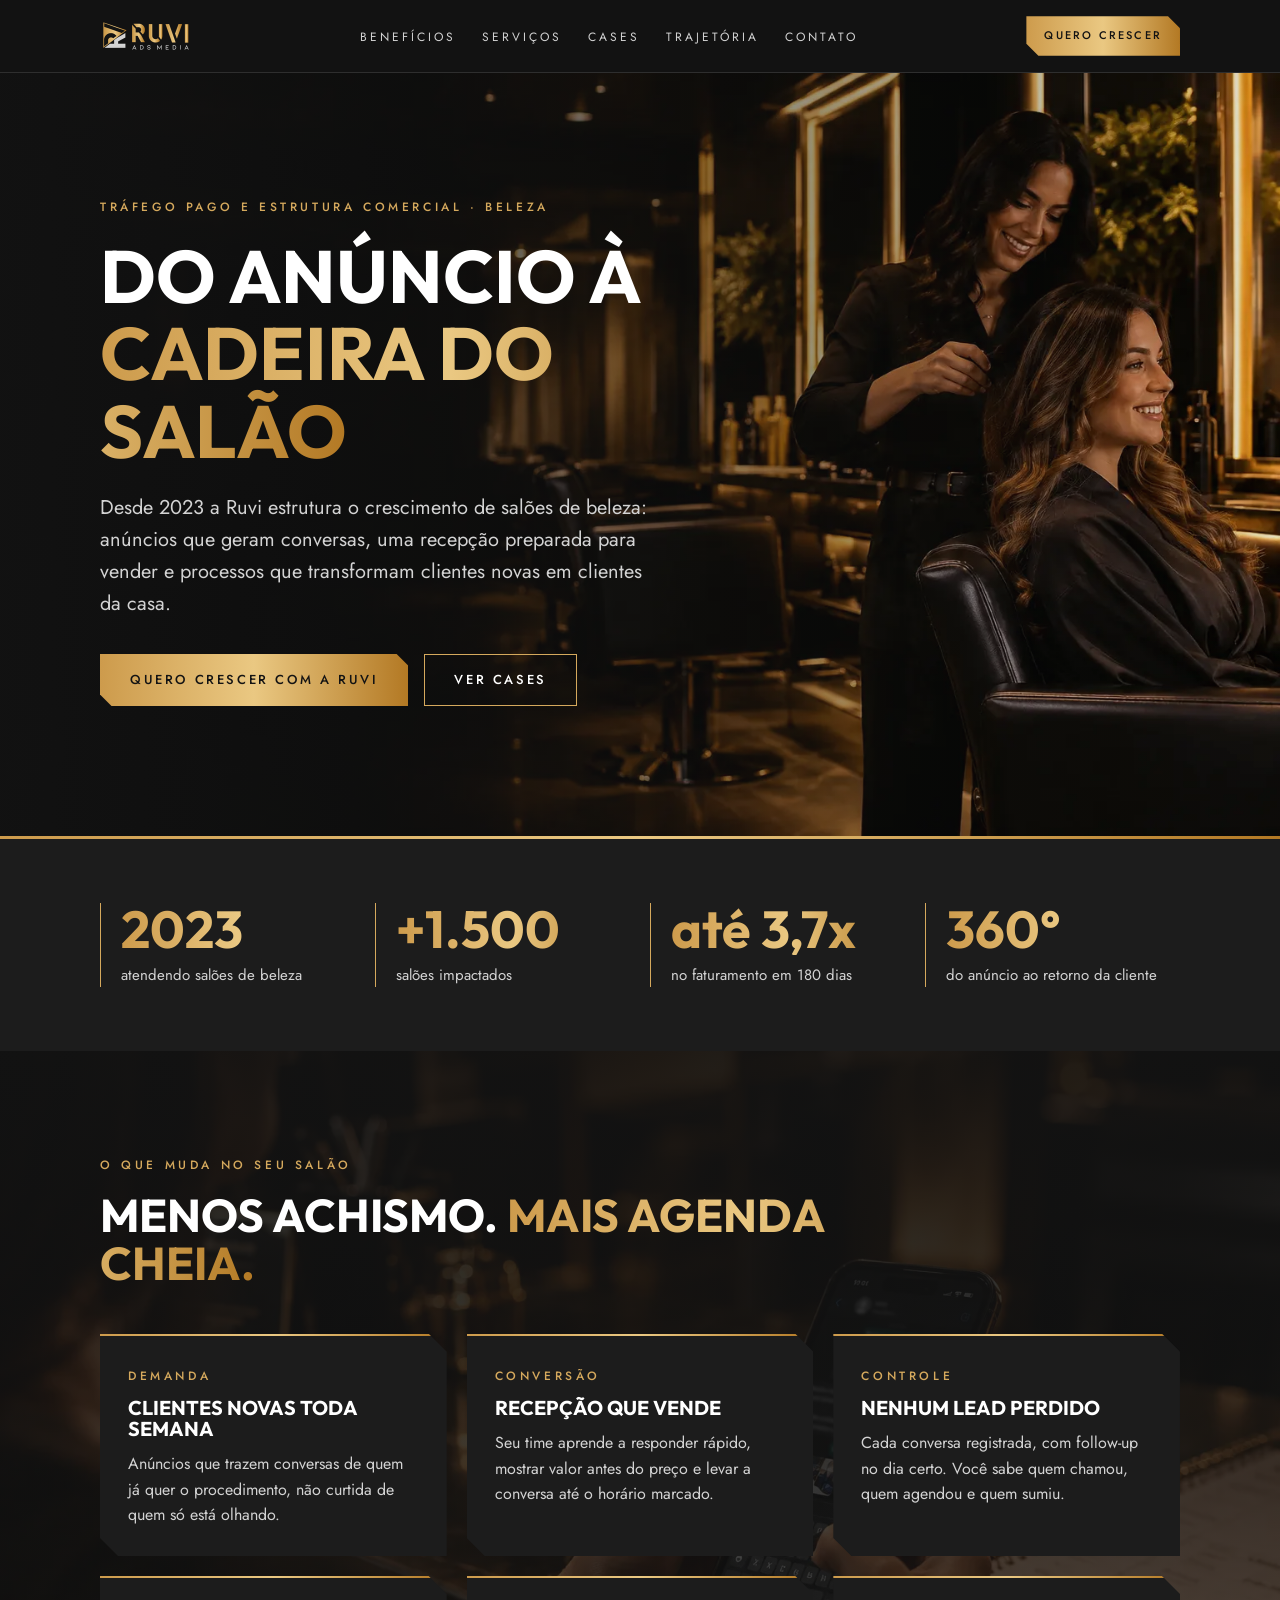
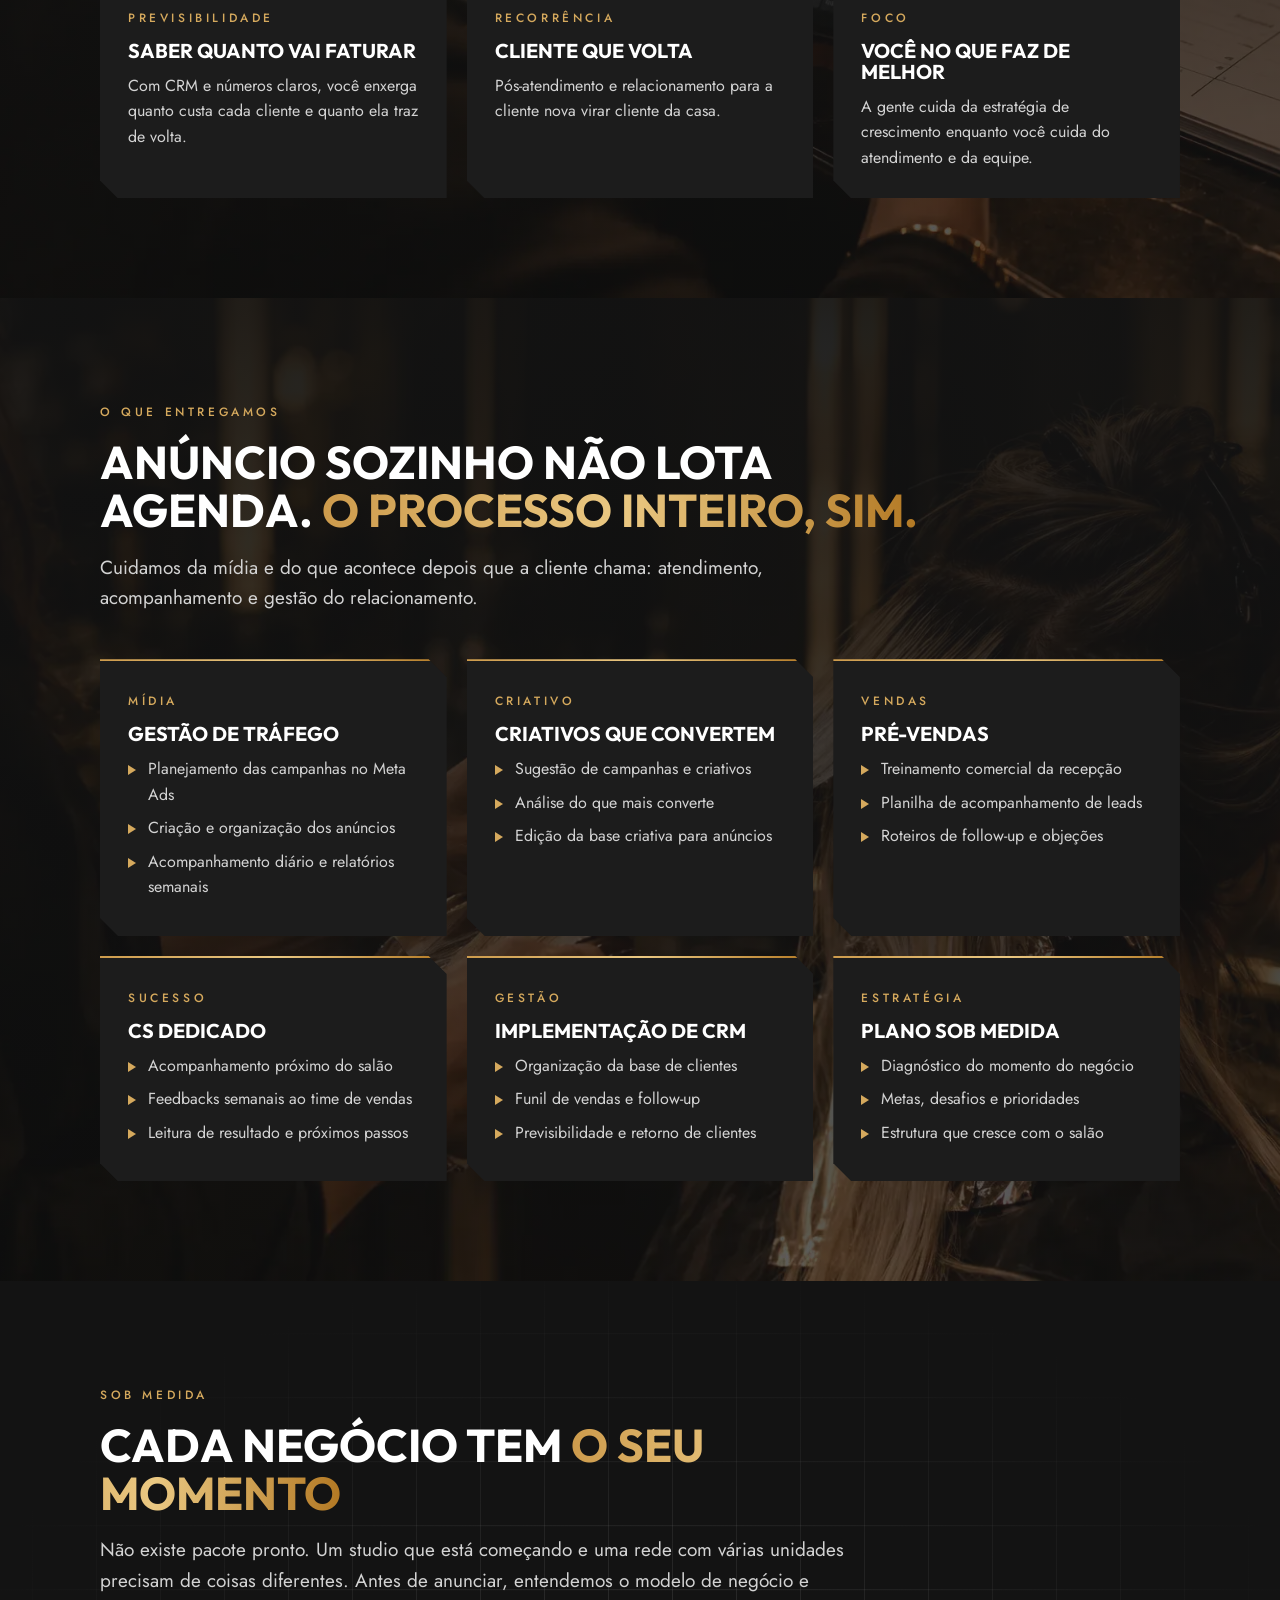
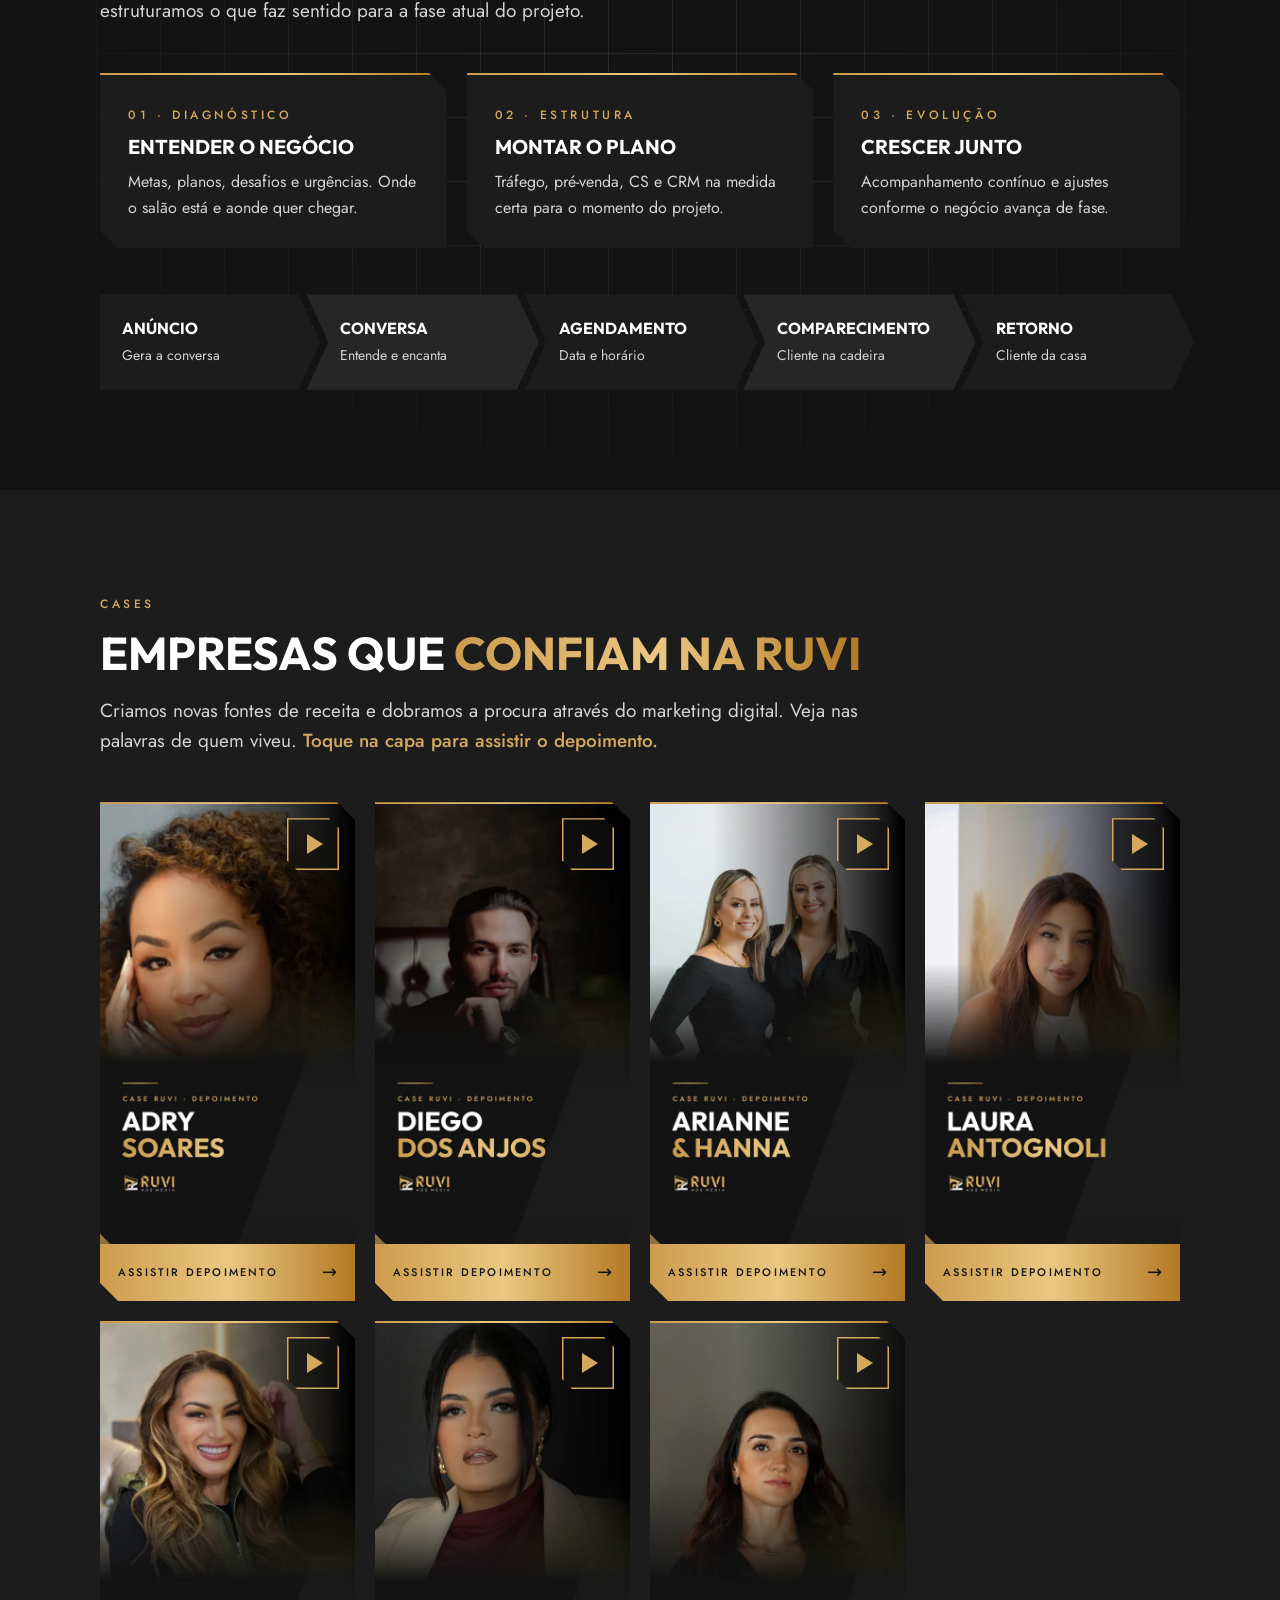
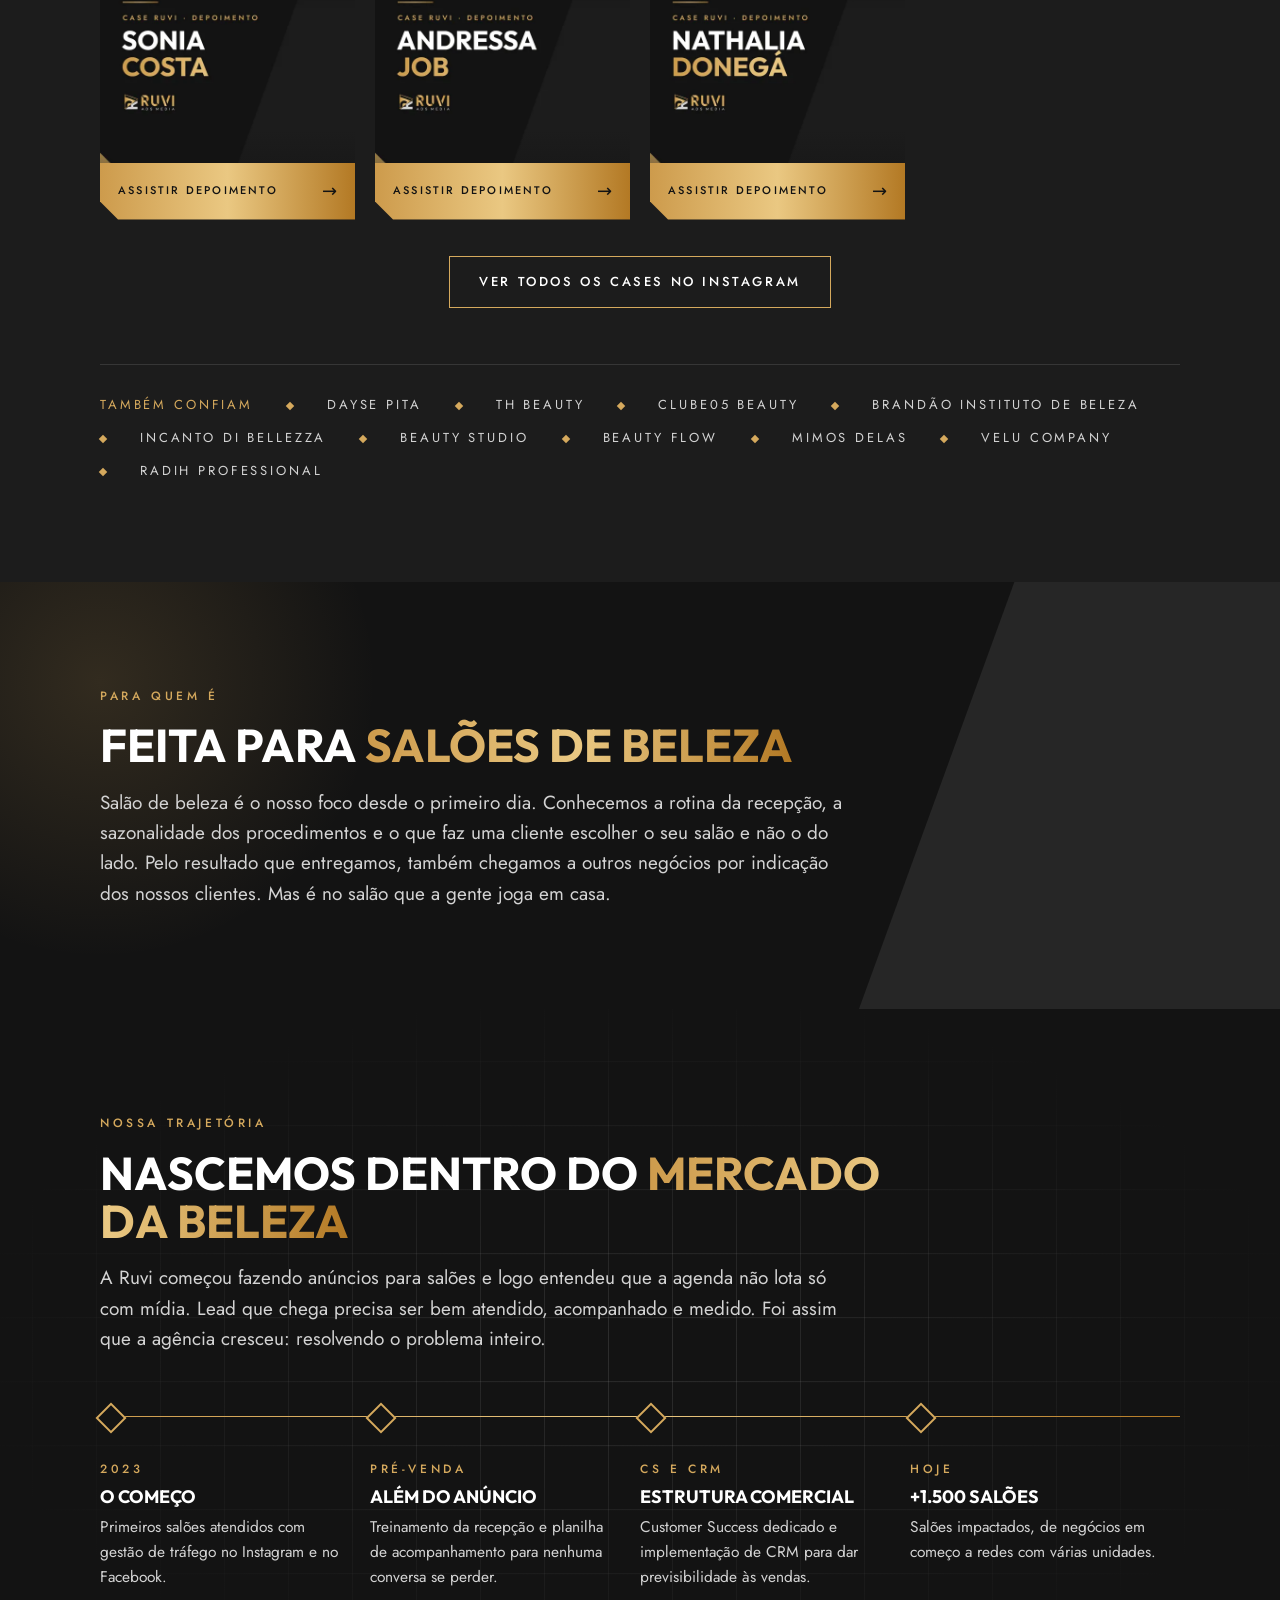
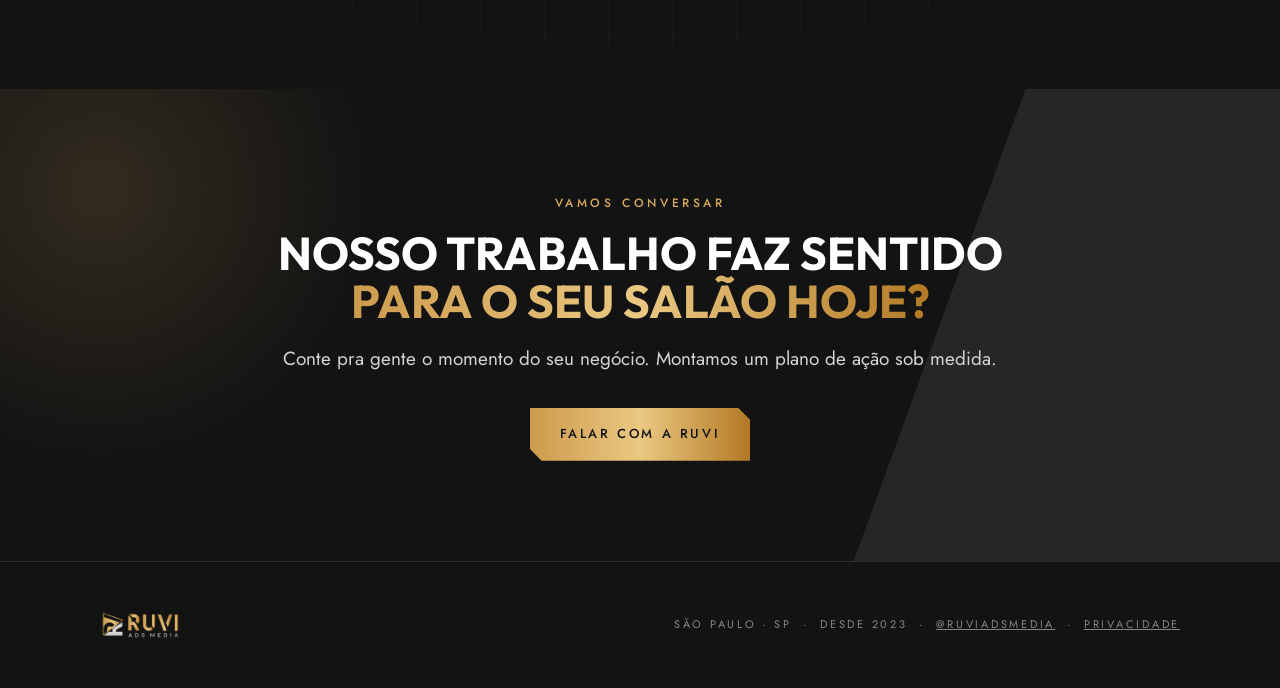
<file: index.html>
<!doctype html>
<html lang="pt-BR">
<head>
<meta charset="utf-8">
<meta name="viewport" content="width=device-width, initial-scale=1">
<title>Ruvi Ads Media · Tráfego pago e estrutura comercial para salões de beleza</title>
<meta name="description" content="Desde 2023 a Ruvi Ads Media estrutura o crescimento de salões de beleza: tráfego pago no Meta Ads, pré-venda, CS e implementação de CRM. Mais de 1.500 salões impactados.">
<link rel="canonical" href="https://agencia.sistemaruvi.com.br/">
<meta property="og:type" content="website">
<meta property="og:site_name" content="Ruvi Ads Media">
<meta property="og:url" content="https://agencia.sistemaruvi.com.br/">
<meta property="og:title" content="Ruvi Ads Media · Do anúncio à cadeira do salão">
<meta property="og:description" content="Tráfego pago, pré-venda, CS e CRM para salões de beleza. Mais de 1.500 salões impactados desde 2023.">
<meta property="og:image" content="https://agencia.sistemaruvi.com.br/assets/img/og-ruvi.jpg">
<meta property="og:image:width" content="1200">
<meta property="og:image:height" content="630">
<meta property="og:image:alt" content="Logo da Ruvi Ads Media com a frase Do anúncio à cadeira do salão">
<meta property="og:locale" content="pt_BR">
<meta name="twitter:card" content="summary_large_image">
<meta name="theme-color" content="#131313">
<link rel="icon" href="/favicon.ico" sizes="32x32">
<link rel="icon" href="/favicon-32.png" type="image/png" sizes="32x32">
<link rel="apple-touch-icon" href="/apple-touch-icon.png">
<link rel="manifest" href="/site.webmanifest">
<link rel="preload" as="image" href="/assets/img/hero-1536.webp" media="(min-width:901px)">
<link rel="preload" as="image" href="/assets/img/hero-768.webp" media="(max-width:900px)">
<link rel="preconnect" href="https://fonts.googleapis.com">
<link rel="preconnect" href="https://fonts.gstatic.com" crossorigin>
<link href="https://fonts.googleapis.com/css2?family=Outfit:wght@500;700&family=Jost:wght@300;400;500&display=swap" rel="stylesheet">
<script type="application/ld+json">
{"@context":"https://schema.org","@type":"MarketingAgency","name":"Ruvi Ads Media",
"description":"Agência de tráfego pago e estrutura comercial para salões de beleza.",
"url":"https://agencia.sistemaruvi.com.br/","logo":"https://agencia.sistemaruvi.com.br/assets/img/logo-ruvi-600.png",
"image":"https://agencia.sistemaruvi.com.br/assets/img/og-ruvi.jpg",
"foundingDate":"2023",
"address":{"@type":"PostalAddress","addressLocality":"São Paulo","addressRegion":"SP","addressCountry":"BR"},
"areaServed":"BR","sameAs":["https://www.instagram.com/ruviadsmedia/"],
"knowsAbout":["Tráfego pago","Meta Ads","Pré-vendas","Customer Success","Implementação de CRM","Marketing para salões de beleza"]}
</script>
<link rel="stylesheet" href="/assets/css/site.css">
<script src="/assets/js/site.js" defer></script>
</head>
<body>
<header>
 <div class="wrap">
  <a href="#topo" aria-label="Ruvi Ads Media, início"><img src="/assets/img/logo-ruvi.png" width="92" height="34" alt="Ruvi Ads Media"></a>
  <nav id="menu" aria-label="Principal"><a href="#beneficios">Benefícios</a><a href="#servicos">Serviços</a><a href="#cases">Cases</a><a href="#trajetoria">Trajetória</a><a href="#contato">Contato</a></nav>
  <a class="btn btn-topo" href="https://form.respondi.app/9wniZeeg?utm_source=site&utm_medium=cta&utm_content=menu" target="_blank" rel="noopener">Quero crescer</a>
  <button class="menu-btn" type="button" aria-expanded="false" aria-controls="menu" aria-label="Abrir menu"><span></span><span></span><span></span></button>
 </div>
</header>

<main id="topo">
<section class="hero">
 <div class="bg-foto bg-hero" style="background-position:right center"></div>
 <div class="wrap">
  <div>
   <span class="rot">Tráfego pago e estrutura comercial · Beleza</span>
   <h1>Do anúncio à <span class="ouro">cadeira do salão</span></h1>
   <p class="muted" style="margin-top:22px">Desde 2023 a Ruvi estrutura o crescimento de salões de beleza: anúncios que geram conversas, uma recepção preparada para vender e processos que transformam clientes novas em clientes da casa.</p>
   <div class="acoes">
    <a class="btn" href="https://form.respondi.app/9wniZeeg?utm_source=site&utm_medium=cta&utm_content=topo" target="_blank" rel="noopener">Quero crescer com a Ruvi</a>
    <a class="btn alt" href="#cases">Ver cases</a>
   </div>
  </div>
 </div>
</section>
<div class="faixa"></div>

<section class="numeros bg-grafite" aria-label="Ruvi em números">
 <div class="wrap">
  <div class="n"><b class="ouro">2023</b><span>atendendo salões de beleza</span></div>
  <div class="n"><b class="ouro">+1.500</b><span>salões impactados</span></div>
  <div class="n"><b class="ouro">até 3,7x</b><span>no faturamento em 180 dias</span></div>
  <div class="n"><b class="ouro">360°</b><span>do anúncio ao retorno da cliente</span></div>
 </div>
</section>


<section id="beneficios">
 <div class="bg-foto forte bg-beneficios"></div>
 <div class="wrap">
  <span class="rot">O que muda no seu salão</span>
  <h2>Menos achismo. <span class="ouro">Mais agenda cheia.</span></h2>
  <div class="grid g3">
   <article class="card"><span class="rot">Demanda</span><h3>Clientes novas toda semana</h3><p class="muted">Anúncios que trazem conversas de quem já quer o procedimento, não curtida de quem só está olhando.</p></article>
   <article class="card"><span class="rot">Conversão</span><h3>Recepção que vende</h3><p class="muted">Seu time aprende a responder rápido, mostrar valor antes do preço e levar a conversa até o horário marcado.</p></article>
   <article class="card"><span class="rot">Controle</span><h3>Nenhum lead perdido</h3><p class="muted">Cada conversa registrada, com follow-up no dia certo. Você sabe quem chamou, quem agendou e quem sumiu.</p></article>
   <article class="card"><span class="rot">Previsibilidade</span><h3>Saber quanto vai faturar</h3><p class="muted">Com CRM e números claros, você enxerga quanto custa cada cliente e quanto ela traz de volta.</p></article>
   <article class="card"><span class="rot">Recorrência</span><h3>Cliente que volta</h3><p class="muted">Pós-atendimento e relacionamento para a cliente nova virar cliente da casa.</p></article>
   <article class="card"><span class="rot">Foco</span><h3>Você no que faz de melhor</h3><p class="muted">A gente cuida da estratégia de crescimento enquanto você cuida do atendimento e da equipe.</p></article>
  </div>
 </div>
</section>

<section id="servicos">
 <div class="bg-foto forte bg-servicos"></div>
 <div class="wrap">
  <span class="rot">O que entregamos</span>
  <h2>Anúncio sozinho não lota agenda. <span class="ouro">O processo inteiro, sim.</span></h2>
  <p class="lead muted">Cuidamos da mídia e do que acontece depois que a cliente chama: atendimento, acompanhamento e gestão do relacionamento.</p>
  <div class="grid g3">
   <article class="card"><span class="rot">Mídia</span><h3>Gestão de tráfego</h3><ul><li>Planejamento das campanhas no Meta Ads</li><li>Criação e organização dos anúncios</li><li>Acompanhamento diário e relatórios semanais</li></ul></article>
   <article class="card"><span class="rot">Criativo</span><h3>Criativos que convertem</h3><ul><li>Sugestão de campanhas e criativos</li><li>Análise do que mais converte</li><li>Edição da base criativa para anúncios</li></ul></article>
   <article class="card"><span class="rot">Vendas</span><h3>Pré-vendas</h3><ul><li>Treinamento comercial da recepção</li><li>Planilha de acompanhamento de leads</li><li>Roteiros de follow-up e objeções</li></ul></article>
   <article class="card"><span class="rot">Sucesso</span><h3>CS dedicado</h3><ul><li>Acompanhamento próximo do salão</li><li>Feedbacks semanais ao time de vendas</li><li>Leitura de resultado e próximos passos</li></ul></article>
   <article class="card"><span class="rot">Gestão</span><h3>Implementação de CRM</h3><ul><li>Organização da base de clientes</li><li>Funil de vendas e follow-up</li><li>Previsibilidade e retorno de clientes</li></ul></article>
   <article class="card"><span class="rot">Estratégia</span><h3>Plano sob medida</h3><ul><li>Diagnóstico do momento do negócio</li><li>Metas, desafios e prioridades</li><li>Estrutura que cresce com o salão</li></ul></article>
  </div>
 </div>
</section>

<section id="metodo" class="bg-grade">
 <div class="wrap">
  <span class="rot">Sob medida</span>
  <h2>Cada negócio tem <span class="ouro">o seu momento</span></h2>
  <p class="lead muted">Não existe pacote pronto. Um studio que está começando e uma rede com várias unidades precisam de coisas diferentes. Antes de anunciar, entendemos o modelo de negócio e estruturamos o que faz sentido para a fase atual do projeto.</p>
  <div class="grid g3 etapas">
   <article class="card etapa"><span class="rot">Diagnóstico</span><h3>Entender o negócio</h3><p class="muted">Metas, planos, desafios e urgências. Onde o salão está e aonde quer chegar.</p></article>
   <article class="card etapa"><span class="rot">Estrutura</span><h3>Montar o plano</h3><p class="muted">Tráfego, pré-venda, CS e CRM na medida certa para o momento do projeto.</p></article>
   <article class="card etapa"><span class="rot">Evolução</span><h3>Crescer junto</h3><p class="muted">Acompanhamento contínuo e ajustes conforme o negócio avança de fase.</p></article>
  </div>
  <div class="flow" aria-label="O caminho da cliente">
   <div><b>Anúncio</b><span>Gera a conversa</span></div>
   <div><b>Conversa</b><span>Entende e encanta</span></div>
   <div><b>Agendamento</b><span>Data e horário</span></div>
   <div><b>Comparecimento</b><span>Cliente na cadeira</span></div>
   <div><b>Retorno</b><span>Cliente da casa</span></div>
  </div>
 </div>
</section>

<section id="cases" class="bg-grafite">
 <div class="wrap">
  <span class="rot">Cases</span>
  <h2>Empresas que <span class="ouro">confiam na Ruvi</span></h2>
  <p class="lead muted">Criamos novas fontes de receita e dobramos a procura através do marketing digital. Veja nas palavras de quem viveu. <b style="color:var(--ouro);font-weight:500">Toque na capa para assistir o depoimento.</b></p>
  <!-- Cases no Instagram: em cada card, troque o href pelo link do reel do case
       e, se quiser capa, adicione style="background-image:url(/assets/img/case1.webp)" no <a>. -->
  <div class="grid g4 videos">
   <a class="video" href="https://www.instagram.com/p/De11GLbvMo8/" target="_blank" rel="noopener" style="background-image:url(/assets/img/case-adry-soares.webp)" aria-label="Case Adry Soares, assistir no Instagram"><span class="nome">Adry Soares</span><span class="selo-play" aria-hidden="true"></span><span class="ver">Assistir depoimento</span></a>
   <a class="video" href="https://www.instagram.com/p/Dcwlj1VJdkX/" target="_blank" rel="noopener" style="background-image:url(/assets/img/case-diego-dos-anjos.webp)" aria-label="Case Diego dos Anjos, assistir no Instagram"><span class="nome">Diego dos Anjos</span><span class="selo-play" aria-hidden="true"></span><span class="ver">Assistir depoimento</span></a>
   <a class="video" href="https://www.instagram.com/p/DZviMOtxTj_/" target="_blank" rel="noopener" style="background-image:url(/assets/img/case-arianne-e-hanna.webp)" aria-label="Case Arianne &amp; Hanna, assistir no Instagram"><span class="nome">Arianne &amp; Hanna</span><span class="selo-play" aria-hidden="true"></span><span class="ver">Assistir depoimento</span></a>
   <a class="video" href="https://www.instagram.com/p/DVOwJ7ekTqR/" target="_blank" rel="noopener" style="background-image:url(/assets/img/case-laura-antognoli.webp)" aria-label="Case Laura Antognoli, assistir no Instagram"><span class="nome">Laura Antognoli</span><span class="selo-play" aria-hidden="true"></span><span class="ver">Assistir depoimento</span></a>
   <a class="video" href="https://www.instagram.com/p/DOwgZ-1Dcah/" target="_blank" rel="noopener" style="background-image:url(/assets/img/case-sonia-costa.webp)" aria-label="Case Sonia Costa, assistir no Instagram"><span class="nome">Sonia Costa</span><span class="selo-play" aria-hidden="true"></span><span class="ver">Assistir depoimento</span></a>
   <a class="video" href="https://www.instagram.com/p/DKvOnNtxCXw/" target="_blank" rel="noopener" style="background-image:url(/assets/img/case-andressa-job.webp)" aria-label="Case Andressa Job, assistir no Instagram"><span class="nome">Andressa Job</span><span class="selo-play" aria-hidden="true"></span><span class="ver">Assistir depoimento</span></a>
   <a class="video" href="https://www.instagram.com/p/DFsdwQUxfeu/" target="_blank" rel="noopener" style="background-image:url(/assets/img/case-nathalia-donega.webp)" aria-label="Case Nathalia Donegá, assistir no Instagram"><span class="nome">Nathalia Donegá</span><span class="selo-play" aria-hidden="true"></span><span class="ver">Assistir depoimento</span></a>
  </div>
  <p style="text-align:center;margin-top:36px"><a class="btn alt" href="https://www.instagram.com/ruviadsmedia/" target="_blank" rel="noopener">Ver todos os cases no Instagram</a></p>
  <div class="clientes">
   <span>Também confiam</span><span>Dayse Pita</span><span>TH Beauty</span><span>Clube05 Beauty</span><span>Brandão Instituto de Beleza</span><span>Incanto di Bellezza</span><span>Beauty Studio</span><span>Beauty Flow</span><span>Mimos Delas</span><span>Velu Company</span><span>RADIH Professional</span>
  </div>
 </div>
</section>

<section id="para-quem" class="diag brilho">
 <div class="wrap">
  <span class="rot">Para quem é</span>
  <h2>Feita para <span class="ouro">salões de beleza</span></h2>
  <p class="lead muted">Salão de beleza é o nosso foco desde o primeiro dia. Conhecemos a rotina da recepção, a sazonalidade dos procedimentos e o que faz uma cliente escolher o seu salão e não o do lado. Pelo resultado que entregamos, também chegamos a outros negócios por indicação dos nossos clientes. Mas é no salão que a gente joga em casa.</p>
 </div>
</section>

<section id="trajetoria" class="bg-grade">
 <div class="wrap">
  <span class="rot">Nossa trajetória</span>
  <h2>Nascemos dentro do <span class="ouro">mercado da beleza</span></h2>
  <p class="lead muted">A Ruvi começou fazendo anúncios para salões e logo entendeu que a agenda não lota só com mídia. Lead que chega precisa ser bem atendido, acompanhado e medido. Foi assim que a agência cresceu: resolvendo o problema inteiro.</p>
  <div class="linha-tempo">
   <div class="marco"><span class="rot">2023</span><h3>O começo</h3><p>Primeiros salões atendidos com gestão de tráfego no Instagram e no Facebook.</p></div>
   <div class="marco"><span class="rot">Pré-venda</span><h3>Além do anúncio</h3><p>Treinamento da recepção e planilha de acompanhamento para nenhuma conversa se perder.</p></div>
   <div class="marco"><span class="rot">CS e CRM</span><h3>Estrutura comercial</h3><p>Customer Success dedicado e implementação de CRM para dar previsibilidade às vendas.</p></div>
   <div class="marco"><span class="rot">Hoje</span><h3>+1.500 salões</h3><p>Salões impactados, de negócios em começo a redes com várias unidades.</p></div>
  </div>
 </div>
</section>

<section id="contato" class="cta diag brilho">
 <div class="wrap">
  <span class="rot">Vamos conversar</span>
  <h2>Nosso trabalho faz sentido <span class="ouro">para o seu salão hoje?</span></h2>
  <p class="lead muted">Conte pra gente o momento do seu negócio. Montamos um plano de ação sob medida.</p>
  <a class="btn" href="https://form.respondi.app/9wniZeeg?utm_source=site&utm_medium=cta&utm_content=rodape" target="_blank" rel="noopener">Falar com a Ruvi</a>
 </div>
</section>
</main>

<footer>
 <div class="wrap">
  <img src="/assets/img/logo-ruvi.png" width="81" height="30" alt="Ruvi Ads Media">
  <p>São Paulo · SP &nbsp;·&nbsp; Desde 2023 &nbsp;·&nbsp; <a href="https://www.instagram.com/ruviadsmedia/" target="_blank" rel="noopener">@ruviadsmedia</a> &nbsp;·&nbsp; <a href="/politica-de-privacidade">Privacidade</a></p>
 </div>
</footer>
</body>
</html>
</file>
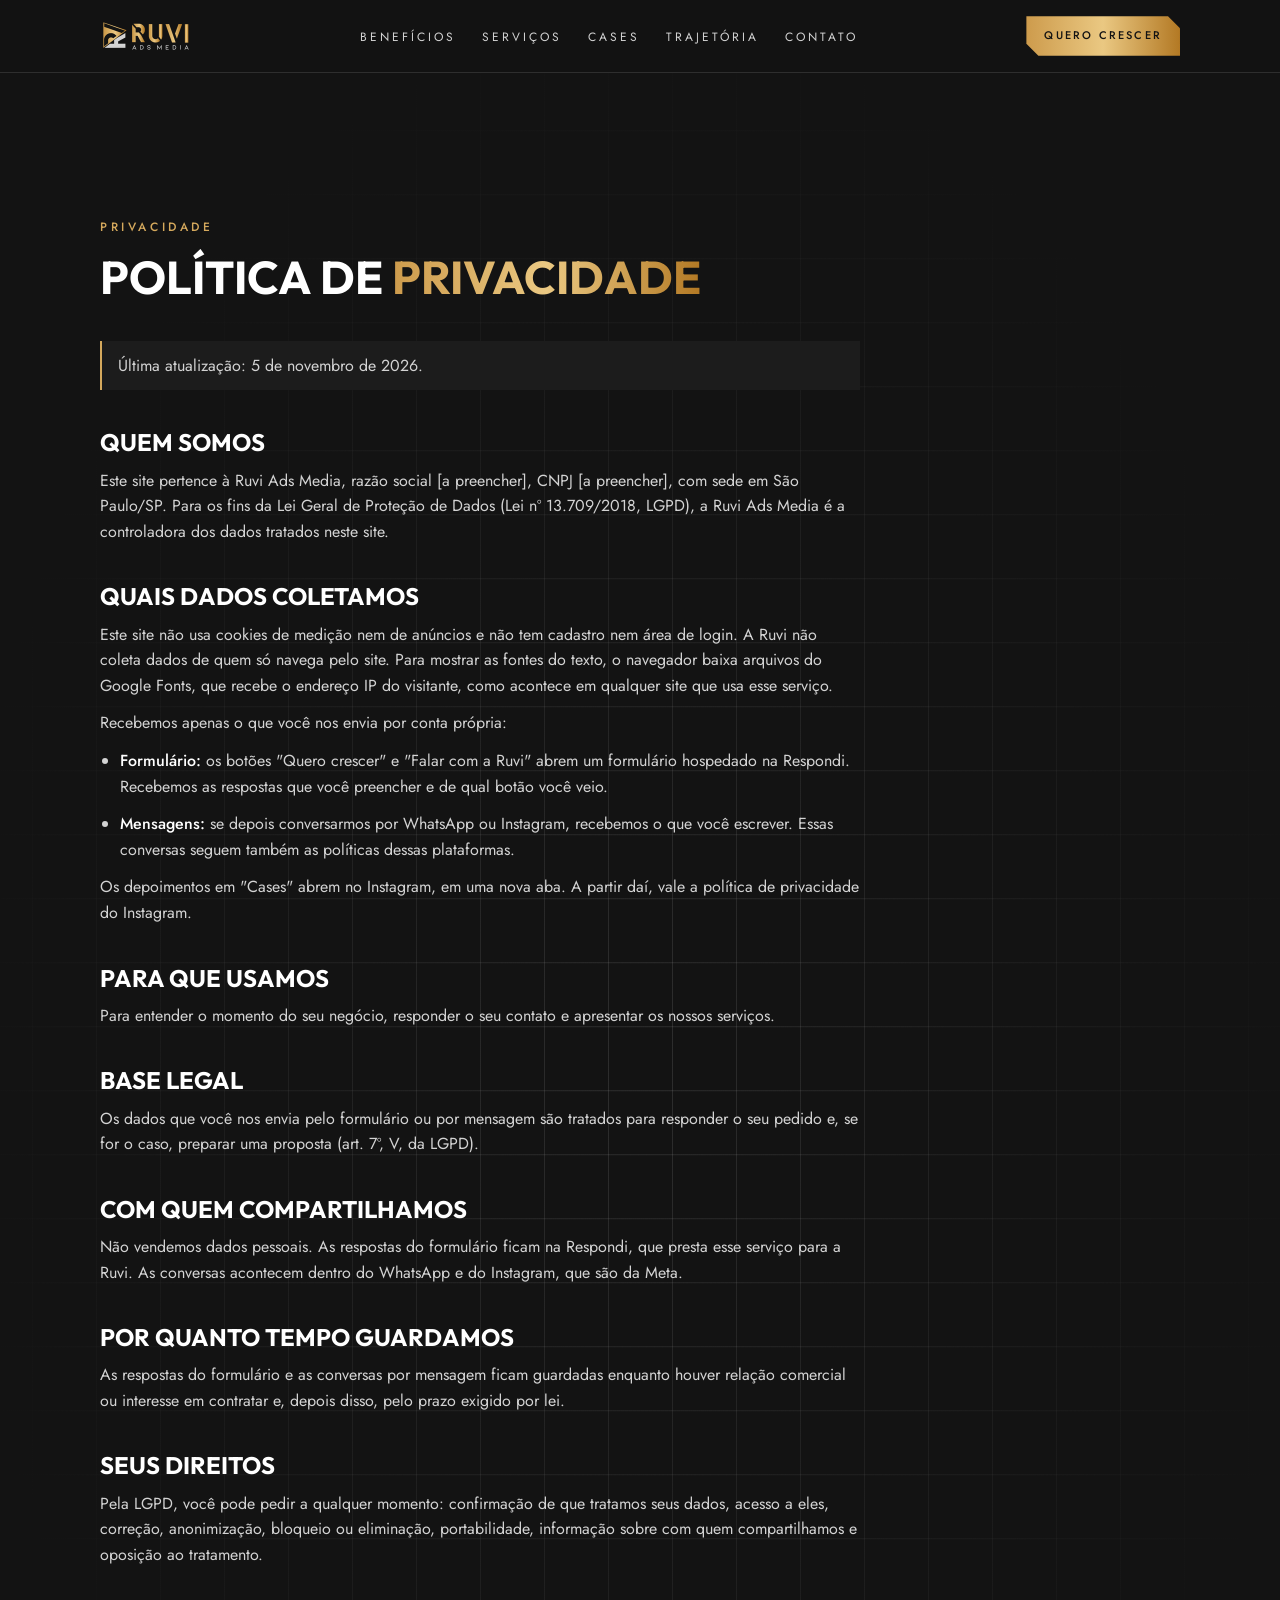
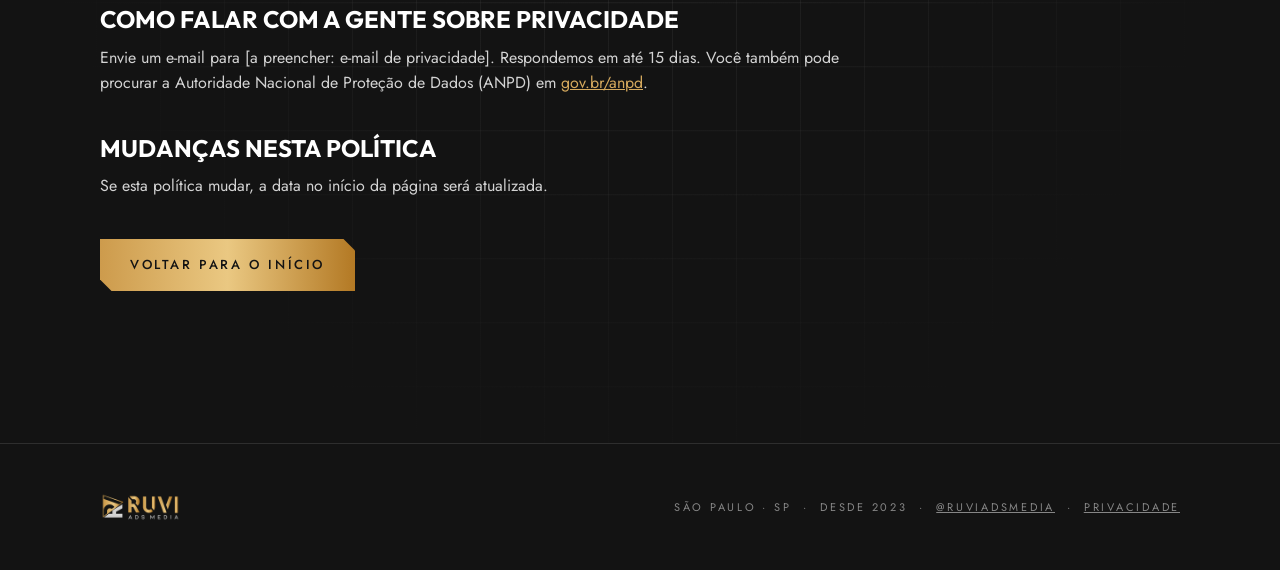
<file: politica-de-privacidade.html>
<!doctype html>
<html lang="pt-BR">
<head>
<meta charset="utf-8">
<meta name="viewport" content="width=device-width, initial-scale=1">
<title>Política de Privacidade · Ruvi Ads Media</title>
<meta name="description" content="Como a Ruvi Ads Media trata os dados de quem preenche o formulário ou entra em contato: finalidade, base legal e direitos do titular segundo a LGPD.">
<link rel="canonical" href="https://agencia.sistemaruvi.com.br/politica-de-privacidade">
<meta name="theme-color" content="#131313">
<link rel="icon" href="/favicon.ico" sizes="32x32">
<link rel="icon" href="/favicon-32.png" type="image/png" sizes="32x32">
<link rel="apple-touch-icon" href="/apple-touch-icon.png">
<link rel="manifest" href="/site.webmanifest">
<link rel="preconnect" href="https://fonts.googleapis.com">
<link rel="preconnect" href="https://fonts.gstatic.com" crossorigin>
<link href="https://fonts.googleapis.com/css2?family=Outfit:wght@500;700&family=Jost:wght@300;400;500&display=swap" rel="stylesheet">
<link rel="stylesheet" href="/assets/css/site.css">
<script src="/assets/js/site.js" defer></script>
</head>
<body>
<header>
 <div class="wrap">
  <a href="/" aria-label="Ruvi Ads Media, início"><img src="/assets/img/logo-ruvi.png" width="92" height="34" alt="Ruvi Ads Media"></a>
  <nav id="menu" aria-label="Principal"><a href="/#beneficios">Benefícios</a><a href="/#servicos">Serviços</a><a href="/#cases">Cases</a><a href="/#trajetoria">Trajetória</a><a href="/#contato">Contato</a></nav>
  <a class="btn btn-topo" href="https://form.respondi.app/9wniZeeg?utm_source=site&utm_medium=cta&utm_content=menu" target="_blank" rel="noopener">Quero crescer</a>
  <button class="menu-btn" type="button" aria-expanded="false" aria-controls="menu" aria-label="Abrir menu"><span></span><span></span><span></span></button>
 </div>
</header>

<main id="topo">
<!-- RASCUNHO: texto-modelo escrito pelo agente. Revisar (Priscila ou advogado) e preencher os campos [a preencher] antes de anunciar com tráfego pago. -->
<section class="apoio bg-grade">
 <div class="wrap">
  <span class="rot">Privacidade</span>
  <h1>Política de <span class="ouro">privacidade</span></h1>
  <div class="texto">
   <p class="rascunho">Última atualização: 5 de novembro de 2026.</p>

   <h2>Quem somos</h2>
   <p>Este site pertence à Ruvi Ads Media, razão social [a preencher], CNPJ [a preencher], com sede em São Paulo/SP. Para os fins da Lei Geral de Proteção de Dados (Lei nº 13.709/2018, LGPD), a Ruvi Ads Media é a controladora dos dados tratados neste site.</p>

   <h2>Quais dados coletamos</h2>
   <p>Este site não usa cookies de medição nem de anúncios e não tem cadastro nem área de login. A Ruvi não coleta dados de quem só navega pelo site. Para mostrar as fontes do texto, o navegador baixa arquivos do Google Fonts, que recebe o endereço IP do visitante, como acontece em qualquer site que usa esse serviço.</p>
   <p>Recebemos apenas o que você nos envia por conta própria:</p>
   <ul>
    <li><b>Formulário:</b> os botões "Quero crescer" e "Falar com a Ruvi" abrem um formulário hospedado na Respondi. Recebemos as respostas que você preencher e de qual botão você veio.</li>
    <li><b>Mensagens:</b> se depois conversarmos por WhatsApp ou Instagram, recebemos o que você escrever. Essas conversas seguem também as políticas dessas plataformas.</li>
   </ul>
   <p>Os depoimentos em "Cases" abrem no Instagram, em uma nova aba. A partir daí, vale a política de privacidade do Instagram.</p>

   <h2>Para que usamos</h2>
   <p>Para entender o momento do seu negócio, responder o seu contato e apresentar os nossos serviços.</p>

   <h2>Base legal</h2>
   <p>Os dados que você nos envia pelo formulário ou por mensagem são tratados para responder o seu pedido e, se for o caso, preparar uma proposta (art. 7º, V, da LGPD).</p>

   <h2>Com quem compartilhamos</h2>
   <p>Não vendemos dados pessoais. As respostas do formulário ficam na Respondi, que presta esse serviço para a Ruvi. As conversas acontecem dentro do WhatsApp e do Instagram, que são da Meta.</p>

   <h2>Por quanto tempo guardamos</h2>
   <p>As respostas do formulário e as conversas por mensagem ficam guardadas enquanto houver relação comercial ou interesse em contratar e, depois disso, pelo prazo exigido por lei.</p>

   <h2>Seus direitos</h2>
   <p>Pela LGPD, você pode pedir a qualquer momento: confirmação de que tratamos seus dados, acesso a eles, correção, anonimização, bloqueio ou eliminação, portabilidade, informação sobre com quem compartilhamos e oposição ao tratamento.</p>

   <h2>Como falar com a gente sobre privacidade</h2>
   <p>Envie um e-mail para [a preencher: e-mail de privacidade]. Respondemos em até 15 dias. Você também pode procurar a Autoridade Nacional de Proteção de Dados (ANPD) em <a href="https://www.gov.br/anpd" target="_blank" rel="noopener">gov.br/anpd</a>.</p>

   <h2>Mudanças nesta política</h2>
   <p>Se esta política mudar, a data no início da página será atualizada.</p>

   <p style="margin-top:40px"><a class="btn" href="/">Voltar para o início</a></p>
  </div>
 </div>
</section>
</main>

<footer>
 <div class="wrap">
  <img src="/assets/img/logo-ruvi.png" width="81" height="30" alt="Ruvi Ads Media">
  <p>São Paulo · SP &nbsp;·&nbsp; Desde 2023 &nbsp;·&nbsp; <a href="https://www.instagram.com/ruviadsmedia/" target="_blank" rel="noopener">@ruviadsmedia</a> &nbsp;·&nbsp; <a href="/politica-de-privacidade">Privacidade</a></p>
 </div>
</footer>
</body>
</html>
</file>
<file: assets/css/site.css>
:root{--preto:#131313;--grafite:#1C1C1C;--grafite2:#262626;--prata:#D3D3D3;--ouro:#D5A95D;
--grad:linear-gradient(90deg,#CD9B4C 0%,#EAC882 50%,#B37924 100%);--linha:rgba(211,211,211,.14);
--t:"Qualy","Outfit",system-ui,sans-serif;--l:"Kiona","Jost",system-ui,sans-serif}
*{box-sizing:border-box;margin:0;padding:0}
html{scroll-behavior:smooth}
body{background:var(--preto);color:#fff;font-family:"Jost",system-ui,sans-serif;line-height:1.6;overflow-x:hidden}
img{max-width:100%;display:block}
a{color:inherit}
.wrap{max-width:1120px;margin:0 auto;padding:0 20px;position:relative;z-index:1}
h1,h2,h3{font-family:var(--t);font-weight:700;text-transform:uppercase;line-height:1.05}
.rot{font-family:var(--l);font-size:12px;letter-spacing:.3em;text-transform:uppercase;color:var(--ouro);font-weight:500}
.ouro{background:var(--grad);-webkit-background-clip:text;background-clip:text;color:transparent}
.muted{color:var(--prata)}
.btn{display:inline-block;font-family:var(--l);text-transform:uppercase;letter-spacing:.2em;font-size:13px;font-weight:500;
background:var(--grad);color:var(--preto);text-decoration:none;padding:16px 30px;
clip-path:polygon(0 0,calc(100% - 12px) 0,100% 12px,100% 100%,12px 100%,0 calc(100% - 12px))}
.btn:focus-visible,a:focus-visible{outline:2px solid var(--ouro);outline-offset:4px}
.btn.alt{background:transparent;color:#fff;box-shadow:inset 0 0 0 1px var(--ouro);clip-path:none}

header{position:sticky;top:0;z-index:10;background:rgba(19,19,19,.9);backdrop-filter:blur(8px);border-bottom:1px solid var(--linha)}
header .wrap{display:flex;align-items:center;justify-content:space-between;height:72px}
header img{height:34px;width:auto}
.btn-topo{padding:11px 18px;font-size:11px;margin-left:26px}
@media (max-width:900px){.btn-topo{margin-left:auto}}
nav a{font-family:var(--l);font-size:12px;letter-spacing:.25em;text-transform:uppercase;text-decoration:none;color:var(--prata);margin-left:26px}
nav a:hover{color:var(--ouro)}

/* fundos */
section{position:relative;padding:100px 0;overflow:hidden}
.bg-foto{position:absolute;inset:0;background-size:cover;background-position:center;z-index:0}
.bg-foto:after{content:"";position:absolute;inset:0;background:linear-gradient(90deg,rgba(19,19,19,.97) 0%,rgba(19,19,19,.85) 50%,rgba(19,19,19,.55) 100%)}
.hero .bg-foto:after{background:linear-gradient(90deg,rgba(19,19,19,.92) 0%,rgba(19,19,19,.6) 45%,rgba(19,19,19,.1) 100%)}
.bg-foto.forte:after{background:linear-gradient(180deg,rgba(19,19,19,.94) 0%,rgba(19,19,19,.68) 100%)}
.bg-grade{background-color:var(--preto);
 background-image:linear-gradient(var(--linha) 1px,transparent 1px),linear-gradient(90deg,var(--linha) 1px,transparent 1px);
 background-size:64px 64px;background-position:center}
.bg-grade:before{content:"";position:absolute;inset:0;background:radial-gradient(ellipse at center,transparent 0%,var(--preto) 75%)}
.bg-grafite{background:var(--grafite)}
.diag:before{content:"";position:absolute;right:-200px;top:-40px;width:560px;height:140%;background:var(--grafite2);transform:skewX(-20deg)}
.brilho:after{content:"";position:absolute;left:-200px;top:-200px;width:600px;height:600px;border-radius:50%;
 background:radial-gradient(circle,rgba(213,169,93,.16) 0%,transparent 65%);pointer-events:none}
.faixa{height:3px;background:var(--grad)}

.hero{padding:120px 0 130px;min-height:82vh;display:flex;align-items:center}
.hero .wrap{display:grid;grid-template-columns:1.4fr 1fr;gap:40px;align-items:center;width:100%}
.hero h1{font-size:clamp(40px,6.4vw,74px);margin-top:18px}
.hero p{font-size:20px;max-width:560px}
.acoes{display:flex;gap:16px;flex-wrap:wrap;margin-top:34px}

section h2{font-size:clamp(30px,4vw,46px);margin-top:14px;max-width:840px}
.lead{font-size:19px;max-width:760px;margin-top:18px}
.grid{display:grid;gap:20px;margin-top:46px}
.g2{grid-template-columns:repeat(2,1fr)}.g3{grid-template-columns:repeat(3,1fr)}.g4{grid-template-columns:repeat(4,1fr)}
.card{background:var(--grafite);padding:28px;position:relative;
 clip-path:polygon(0 0,calc(100% - 18px) 0,100% 18px,100% 100%,18px 100%,0 calc(100% - 18px))}
.bg-grafite .card{background:var(--grafite2)}
.card:before{content:"";position:absolute;left:0;top:0;width:100%;height:2px;background:var(--grad)}
.card h3{font-size:20px;margin:10px 0 12px}
.card ul{list-style:none}
.card li{position:relative;padding-left:20px;margin-bottom:8px;color:var(--prata)}
.card li:before{content:"";position:absolute;left:0;top:9px;border-left:8px solid var(--ouro);border-top:5px solid transparent;border-bottom:5px solid transparent}

/* números */
.numeros{padding:64px 0}
.numeros .wrap{display:grid;grid-template-columns:repeat(4,1fr);gap:20px}
.n{border-left:1px solid var(--ouro);padding-left:20px}
.n b{display:block;font-family:var(--t);font-weight:700;font-size:clamp(34px,4.5vw,52px);line-height:1}
.n span{display:block;margin-top:8px;color:var(--prata);font-size:15px}

/* trajetória */
.linha-tempo{margin-top:52px;display:grid;grid-template-columns:repeat(4,1fr);position:relative}
.linha-tempo:before{content:"";position:absolute;left:0;right:0;top:9px;height:1px;background:var(--grad)}
.marco{padding-right:24px;position:relative}
.marco:before{content:"";display:block;width:18px;height:18px;background:var(--preto);border:2px solid var(--ouro);transform:rotate(45deg);margin-bottom:26px}
.marco h3{font-size:18px;margin:8px 0 8px}
.marco p{color:var(--prata);font-size:15.5px}

/* sob medida */
.etapas{counter-reset:e}
.etapa{counter-increment:e}
.etapa .rot:before{content:counter(e,decimal-leading-zero) " · "}

.flow{display:flex;margin-top:46px}
.flow div{flex:1;background:var(--grafite);padding:22px 18px 22px 34px;margin-right:-14px;
 clip-path:polygon(0 0,calc(100% - 22px) 0,100% 50%,calc(100% - 22px) 100%,0 100%,22px 50%)}
.flow div:first-child{padding-left:22px;clip-path:polygon(0 0,calc(100% - 22px) 0,100% 50%,calc(100% - 22px) 100%,0 100%)}
.flow div:nth-child(even){background:var(--grafite2)}
.flow b{font-family:var(--t);text-transform:uppercase;display:block}
.flow span{font-size:14px;color:var(--prata)}

/* cases */
.clientes{margin-top:56px;display:flex;flex-wrap:wrap;gap:12px 34px;align-items:center;border-top:1px solid var(--linha);padding-top:30px}
.clientes span{font-family:var(--l);font-size:13px;letter-spacing:.22em;text-transform:uppercase;color:var(--prata)}
.clientes span:not(:first-child):before{content:"";display:inline-block;width:6px;height:6px;background:var(--ouro);transform:rotate(45deg);margin-right:34px;vertical-align:middle}
.clientes span:first-child{color:var(--ouro)}

/* cases: cards que abrem o reel no Instagram */
.video{position:relative;display:block;aspect-ratio:9/16;background:var(--grafite2) center/cover;overflow:hidden;text-decoration:none;
 clip-path:polygon(0 0,calc(100% - 18px) 0,100% 18px,100% 100%,18px 100%,0 calc(100% - 18px))}
.video:before{content:"";position:absolute;left:0;top:0;width:100%;height:2px;background:var(--grad);z-index:2}
.video:after{content:"";position:absolute;inset:0;background:linear-gradient(180deg,rgba(19,19,19,.1) 40%,rgba(19,19,19,.9) 100%);transition:background .3s}
.video:hover:after{background:linear-gradient(180deg,rgba(19,19,19,0) 40%,rgba(19,19,19,.75) 100%)}
.video .nome{position:absolute;left:22px;right:22px;bottom:46px;z-index:1;font-family:var(--t);font-weight:700;text-transform:uppercase;font-size:20px;color:#fff}
.video .ver{position:absolute;left:22px;bottom:22px;z-index:1;font-family:var(--l);font-size:11px;letter-spacing:.25em;text-transform:uppercase;color:var(--ouro)}
.video .ver:after{content:"";position:absolute;left:0;bottom:calc(100% + 34px);width:0;height:0;border-left:22px solid var(--ouro);border-top:13px solid transparent;border-bottom:13px solid transparent}
.video[style] .nome{display:none}
.video[style]:after{background:linear-gradient(180deg,transparent 82%,rgba(19,19,19,.85) 100%)}
/* capa clicável: faixa dourada fixa, selo de play e leve elevação no hover */
.video{transition:transform .3s ease}
.video[style]{aspect-ratio:9/17.6;background-color:var(--preto);background-size:100% auto;background-position:top center;background-repeat:no-repeat;transition:transform .3s ease,background-size .5s ease}
.video[style]:hover,.video[style]:focus-visible{transform:translateY(-6px);background-size:106% auto}
.video[style] .ver{left:0;right:0;bottom:0;padding:14px 18px;background:var(--grad);color:var(--preto);font-weight:500;letter-spacing:.2em;display:flex;justify-content:space-between;align-items:center}
.video[style] .ver:after{content:"\2192";display:block;position:static;border:0;width:auto;height:auto;font-size:18px;letter-spacing:0;transition:transform .3s}
.video[style]:hover .ver:after{transform:translateX(6px)}
.selo-play{position:absolute;top:16px;right:16px;z-index:2;width:52px;height:52px;background:rgba(19,19,19,.6);backdrop-filter:blur(6px);box-shadow:inset 0 0 0 1.5px var(--ouro);
 clip-path:polygon(0 0,calc(100% - 10px) 0,100% 10px,100% 100%,10px 100%,0 calc(100% - 10px));transition:background .3s}
.selo-play:after{content:"";position:absolute;left:20px;top:16px;border-left:16px solid var(--ouro);border-top:10px solid transparent;border-bottom:10px solid transparent}
.video[style]:hover .selo-play{background:var(--ouro)}
.video[style]:hover .selo-play:after{border-left-color:var(--preto)}
@media (prefers-reduced-motion:reduce){.video,.video[style],.video[style] .ver:after{transition:none}}
@media (max-width:600px){.video[style] .ver{font-size:9.5px;letter-spacing:.12em;padding:10px 12px}.video[style] .ver:after{font-size:14px}.selo-play{top:10px;right:10px;width:38px;height:38px}.selo-play:after{left:14px;top:11px;border-left-width:12px;border-top-width:8px;border-bottom-width:8px}}
.video:not([style]):after{background:radial-gradient(ellipse at 50% 100%,rgba(213,169,93,.22) 0%,transparent 70%)}

.cta{text-align:center}
.cta h2{margin:14px auto 0}
.cta .lead{margin:18px auto 34px}
footer{padding:48px 0;border-top:1px solid var(--linha)}
footer .wrap{display:flex;justify-content:space-between;align-items:center;gap:20px;flex-wrap:wrap}
footer img{height:30px;width:auto}
footer p{font-family:var(--l);font-size:11px;letter-spacing:.25em;text-transform:uppercase;color:rgba(211,211,211,.6)}

@media (max-width:900px){
 nav{display:none}
 .hero{padding:70px 0 80px;min-height:0}
 .hero .wrap,.g2,.g3,.g4{grid-template-columns:1fr}
 section{padding:68px 0}
 .numeros .wrap{grid-template-columns:1fr 1fr;gap:28px 16px}
 .linha-tempo{grid-template-columns:1fr;gap:28px;padding-left:34px}
 .linha-tempo:before{left:8px;right:auto;top:0;bottom:0;width:1px;height:auto}
 .marco:before{position:absolute;left:-35px;top:2px;margin:0}
 .flow{flex-direction:column}
 .flow div,.flow div:first-child{margin:0 0 6px;clip-path:none;padding:18px 22px;border-left:2px solid var(--ouro)}
 .diag:before{display:none}
 .bg-foto:after,.hero .bg-foto:after{background:rgba(19,19,19,.82)}
 .hero .bg-foto{background-position:72% center !important}
 .videos{grid-template-columns:1fr 1fr}
}

/* fundos em arquivo (antes vinham embutidos no style inline) */
.bg-hero{background-image:url(/assets/img/hero-1536.webp)}
.bg-beneficios{background-image:url(/assets/img/beneficios-1536.webp)}
.bg-servicos{background-image:url(/assets/img/servicos-1536.webp)}
@media (max-width:900px){
 .bg-hero{background-image:url(/assets/img/hero-768.webp)}
 .bg-beneficios{background-image:url(/assets/img/beneficios-768.webp)}
 .bg-servicos{background-image:url(/assets/img/servicos-768.webp)}
}

/* páginas de apoio (404 e política): o h1 usa a mesma escala do h2 das seções */
.apoio{padding:140px 0}
.apoio h1{font-size:clamp(30px,4vw,46px);margin-top:14px;max-width:840px}
.cta.apoio h1{margin:14px auto 0}
@media (max-width:900px){.apoio{padding:90px 0}}

/* atributo hidden vence o display das classes (.grid etc.): caixas de vídeo sem embed ficam ocultas */
[hidden]{display:none!important}

/* menu do celular: o botão só aparece com JS ativo; a nav vira painel abaixo do cabeçalho */
.menu-btn{display:none;background:none;border:0;padding:10px;margin:0 -10px 0 6px;cursor:pointer}
.menu-btn span{display:block;width:24px;height:2px;background:var(--prata);margin:5px 0;transition:transform .2s,opacity .2s}
.menu-btn:hover span,.menu-btn[aria-expanded="true"] span{background:var(--ouro)}
.menu-btn[aria-expanded="true"] span:nth-child(1){transform:translateY(7px) rotate(45deg)}
.menu-btn[aria-expanded="true"] span:nth-child(2){opacity:0}
.menu-btn[aria-expanded="true"] span:nth-child(3){transform:translateY(-7px) rotate(-45deg)}
.menu-btn:focus-visible{outline:2px solid var(--ouro);outline-offset:4px}
@media (max-width:900px){
 .js .menu-btn{display:block}
 header nav.aberto{display:block;position:absolute;top:100%;left:0;right:0;background:var(--preto);border-bottom:1px solid var(--linha);padding:6px 20px 14px}
 header nav.aberto a{display:block;margin:0;padding:14px 0;font-size:13px;border-bottom:1px solid var(--linha)}
 header nav.aberto a:last-child{border-bottom:0}
}

/* política de privacidade: texto corrido */
.texto{max-width:760px;margin-top:40px}
.texto h2{font-size:clamp(20px,2.4vw,24px);margin:40px 0 12px}
.texto p,.texto li{color:var(--prata);margin-bottom:12px}
.texto ul{padding-left:20px}
.texto a:not(.btn){color:var(--ouro)}
.texto b{font-weight:500;color:#fff}
.texto .rascunho{border-left:2px solid var(--ouro);padding:12px 16px;background:var(--grafite)}

@media (prefers-reduced-motion:reduce){.menu-btn span{transition:none}}
</file>
